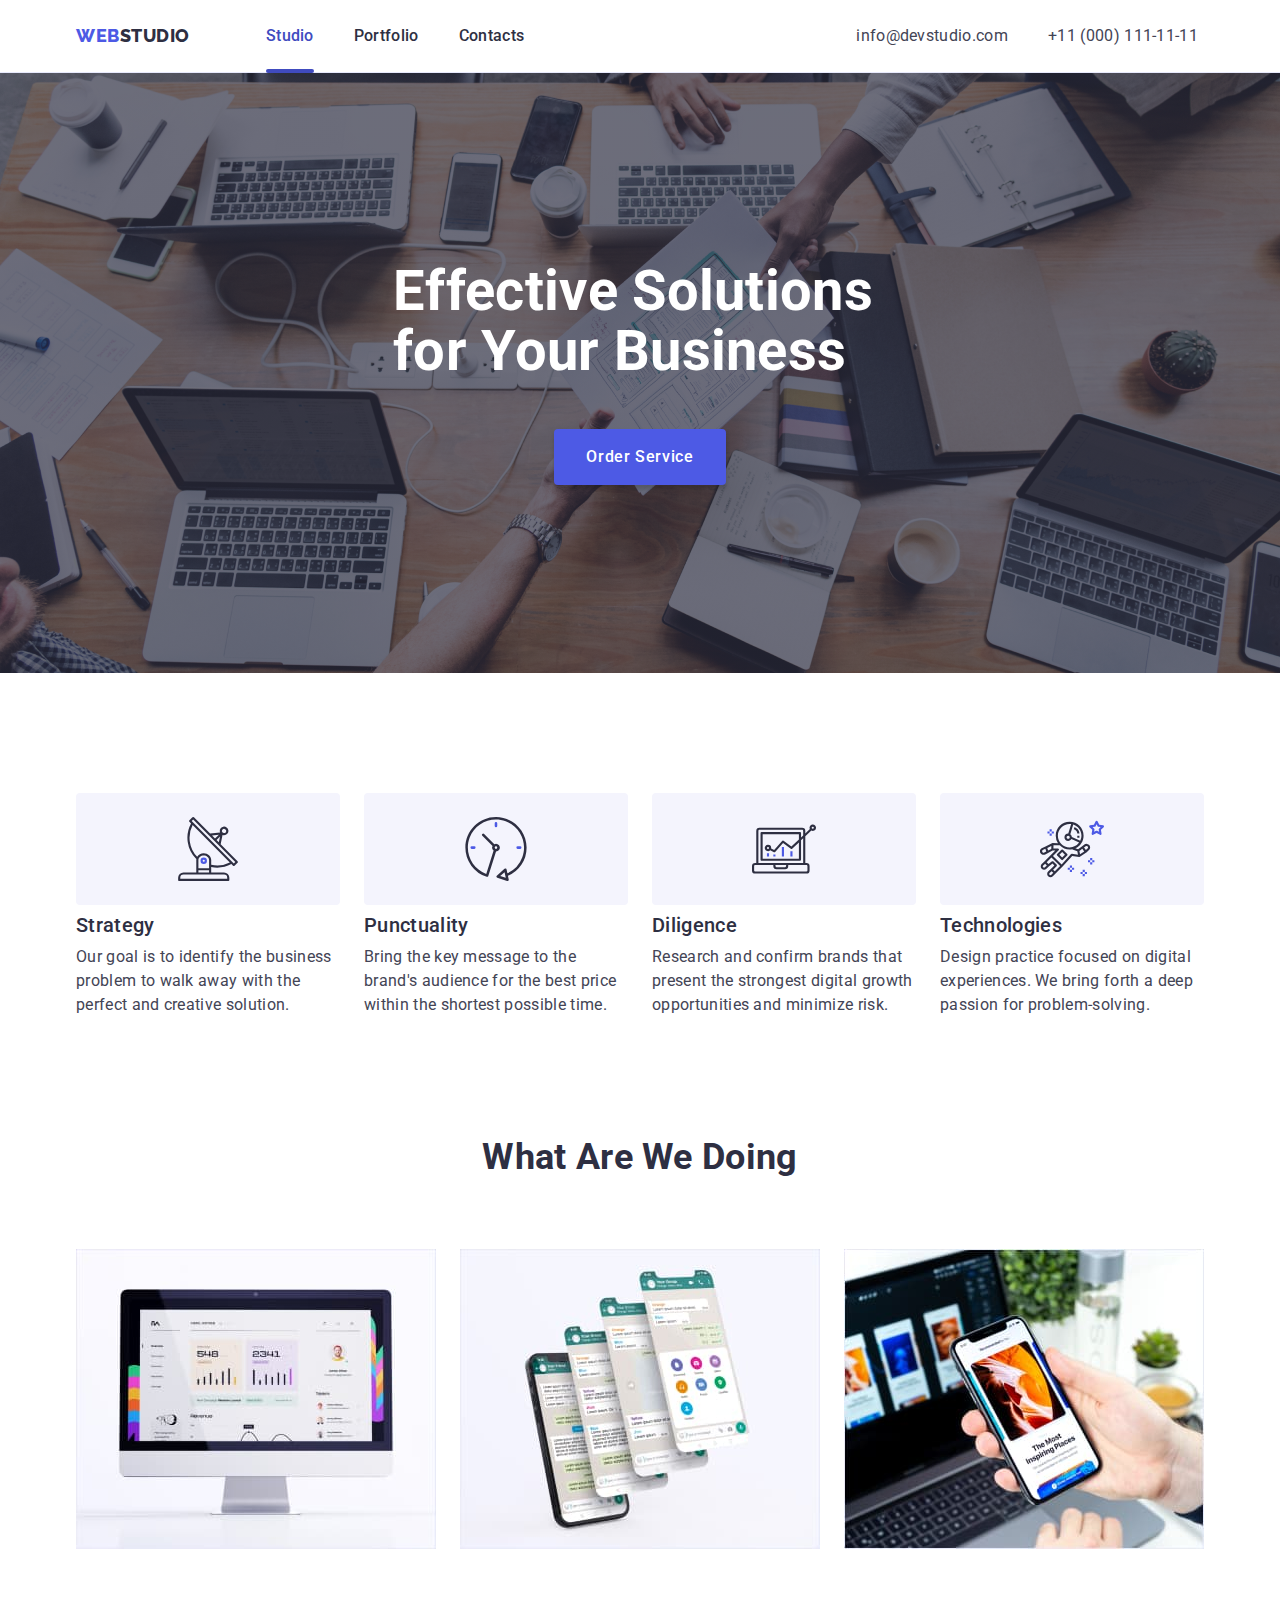
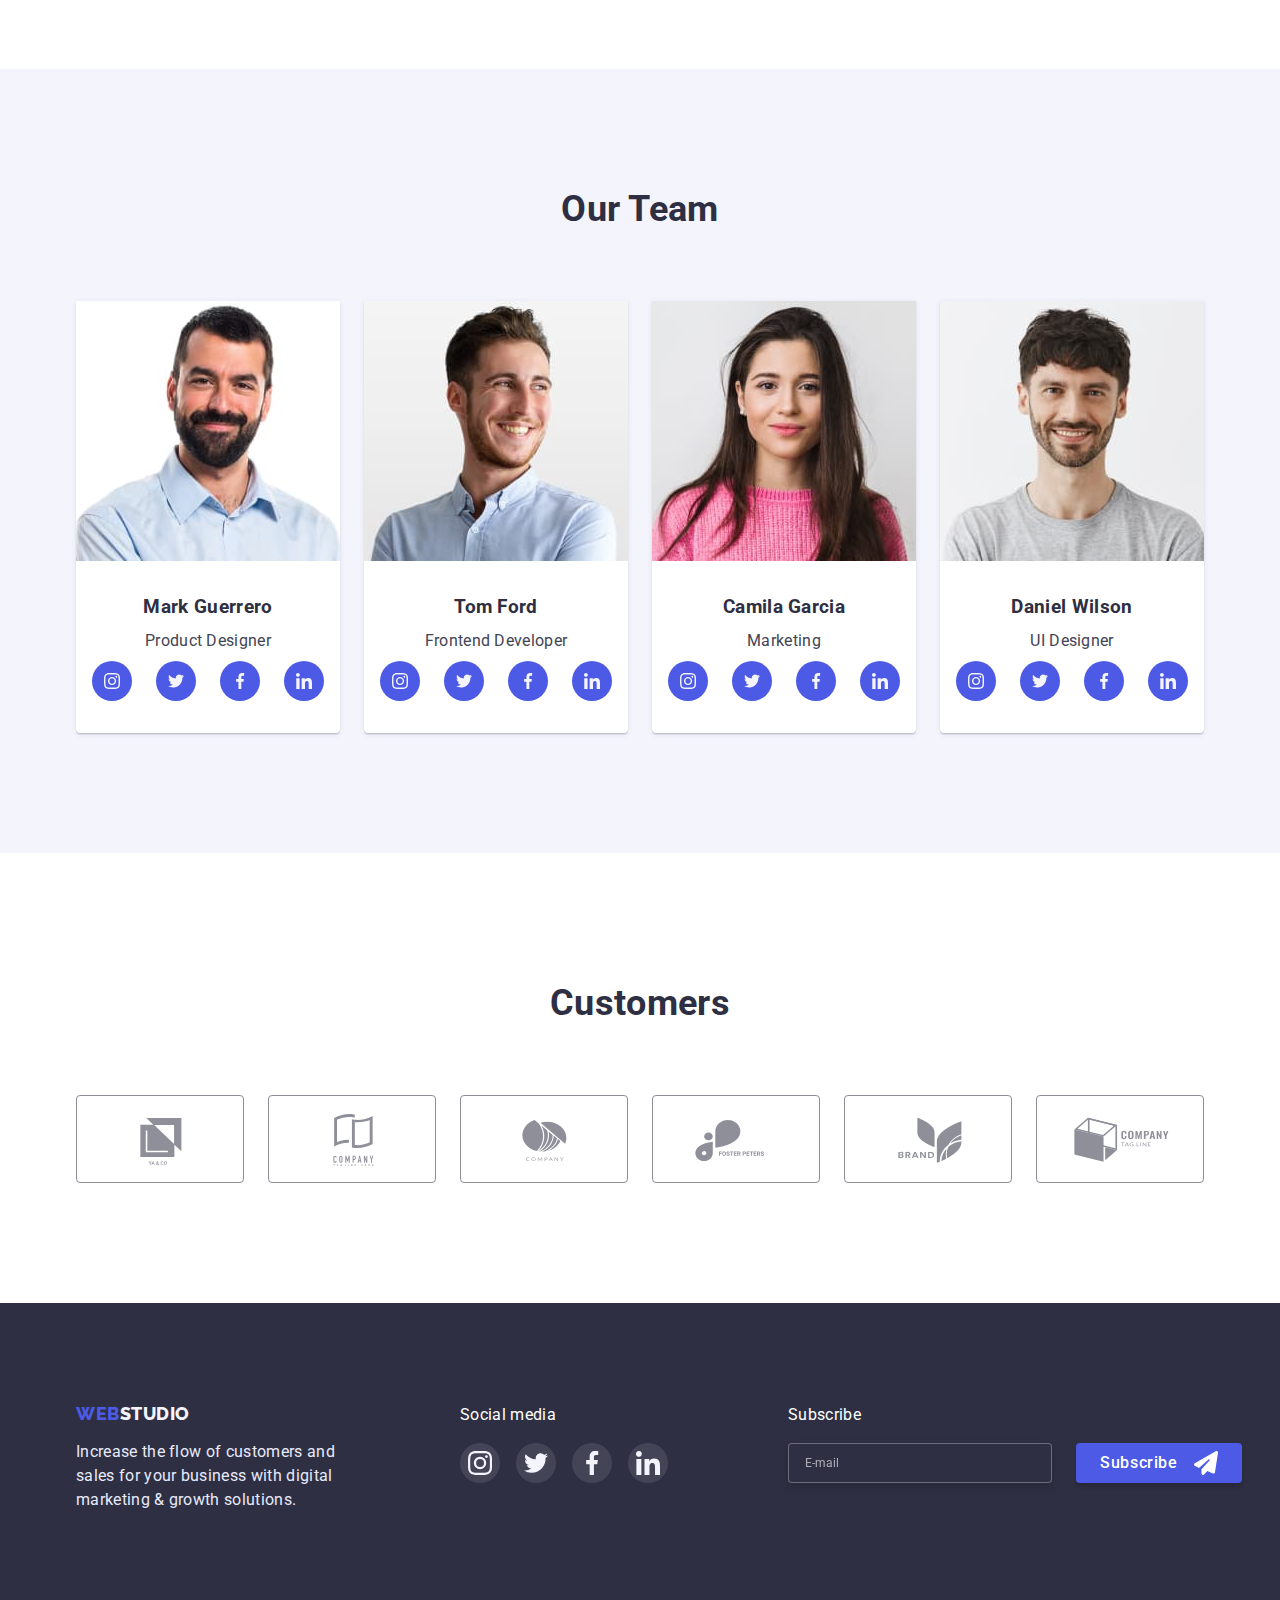
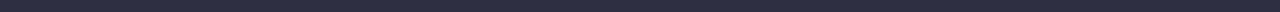
<file: index.html>
<!DOCTYPE html>
<html lang="en">
  <head>
    <meta charset="UTF-8" />
    <meta http-equiv="X-UA-Compatible" content="IE=edge" />
    <meta name="viewport" content="width=device-width, initial-scale=1.0" />
    <title>Web Studio</title>
    <!-- Fonst -->
    <link rel="preconnect" href="https://fonts.googleapis.com" />
    <link rel="preconnect" href="https://fonts.gstatic.com" crossorigin />
    <link
      href="https://fonts.googleapis.com/css2?family=Raleway:wght@800&family=Roboto:wght@400;500;700;900&display=swap"
      rel="stylesheet"
    />
    <link
      rel="stylesheet"
      href="https://cdn.jsdelivr.net/npm/modern-normalize@1.1.0/modern-normalize.min.css"
    />
    <!-- Custom styles -->
    <link rel="stylesheet" href="./css/styles.css" />
  </head>
  <body>
    <!-- Header section -->
    <header class="header section">
      <div class="header-container conteiner">
        <nav class="header-nav">
          <a class="header-logo link" href="./index.html">
            <span class="header-logo-span">Web</span>Studio
          </a>
          <ul class="header-list list">
            <li class="header-item">
              <a class="header-link link current" href="./index.html">Studio</a>
            </li>
            <li class="header-item">
              <a class="header-link link" href="./portfolio.html">Portfolio</a>
            </li>
            <li class="header-item">
              <a class="header-link link" href="#Contacts">Contacts</a>
            </li>
          </ul>
        </nav>
        <address class="header-address">
          <ul class="address-list list">
            <li class="address-item">
              <a class="header-mail link" href="mailto:info@devstudio.com"
                >info@devstudio.com</a
              >
            </li>
            <li class="address-item">
              <a class="header-contact link" href="tel:+110001111111"
                >+11 (000) 111-11-11</a
              >
            </li>
          </ul>
        </address>
      </div>
    </header>
    <main>
      <!-- Hero section -->
      <section class="hero section">
        <div class="hero-conteiner conteiner">
          <h1 class="hero-title">Effective Solutions for Your Business</h1>
          <button class="hero-button btn" type="button" data-modal-open>
            Order Service
          </button>
        </div>
      </section>
      <!-- Our Features -->
      <section class="features section">
        <div class="conteiner">
          <h2 class="visually-hidden" hidden>Our Features</h2>
          <ul class="features-list list">
            <li class="features-item">
              <div class="features-box-icon">
                <svg class="features-icon" width="64" height="64">
                  <use href="./img/icons.svg#antenna"></use>
                </svg>
              </div>
              <h3 class="features-title">Strategy</h3>
              <p class="features-desc">
                Our goal is to identify the business problem to walk away with
                the perfect and creative solution.
              </p>
            </li>
            <li class="features-item">
              <div class="features-box-icon">
                <svg class="features-icon" width="64" height="64">
                  <use href="./img/icons.svg#clock"></use>
                </svg>
              </div>
              <h3 class="features-title">Punctuality</h3>
              <p class="features-desc">
                Bring the key message to the brand's audience for the best price
                within the shortest possible time.
              </p>
            </li>
            <li class="features-item">
              <div class="features-box-icon">
                <svg class="features-icon" width="64" height="64">
                  <use href="./img/icons.svg#diagram"></use>
                </svg>
              </div>
              <h3 class="features-title">Diligence</h3>
              <p class="features-desc">
                Research and confirm brands that present the strongest digital
                growth opportunities and minimize risk.
              </p>
            </li>
            <li class="features-item">
              <div class="features-box-icon">
                <svg class="features-icon" width="64" height="64">
                  <use href="./img/icons.svg#astronaut"></use>
                </svg>
              </div>
              <h3 class="features-title">Technologies</h3>
              <p class="features-desc">
                Design practice focused on digital experiences. We bring forth a
                deep passion for problem-solving.
              </p>
            </li>
          </ul>
        </div>
      </section>
      <!-- What are we doing section -->
      <section class="do section">
        <div class="conteiner">
          <h2 class="do-title">What Are We Doing</h2>
          <ul class="do-list list">
            <li class="do-item">
              <img
                class="do-img"
                src="./img/what-are-we-doing/monitor.jpg"
                alt="Computer"
                width="360"
                height="300"
              />
            </li>
            <li class="do-item">
              <img
                class="do-img"
                src="./img/what-are-we-doing/smartphone-app.jpg"
                alt="Smartphone"
                width="360"
                height="300"
              />
            </li>
            <li class="do-item">
              <img
                class="do-img"
                src="./img/what-are-we-doing/smartphone-background-computer.jpg"
                alt="Phone on the background of the monitor"
                width="360"
                height="300"
              />
            </li>
          </ul>
        </div>
      </section>
      <!-- Our team section -->
      <section class="team section">
        <div class="conteiner">
          <h2 class="team-title">Our Team</h2>
          <ul class="team-list list">
            <li class="team-item">
              <img
                class="team-img"
                src="./img/our-team/mark-guerrero.jpg"
                alt="Dark haired bearded man"
                width="264"
                height="260"
              />
              <div class="team-wrapper">
                <h3 class="team-member">Mark Guerrero</h3>
                <p class="team-desc">Product Designer</p>
                <ul class="socials list">
                  <li class="socials-item">
                    <a
                      class="socials-link link"
                      href="https://instagram.com"
                      rel="noopener noreferree"
                      aria-label="Instagram link"
                      ><svg class="socials-icon" width="16" height="16">
                        <use href="./img/icons.svg#instagram"></use></svg
                    ></a>
                  </li>
                  <li class="socials-item">
                    <a class="socials-link" href aria-label="Twitter link"
                      ><svg class="socials-icon" width="16" height="16">
                        <use href="./img/icons.svg#twitter"></use></svg
                    ></a>
                  </li>
                  <li class="socials-item">
                    <a class="socials-link" href aria-label="Facebook link"
                      ><svg class="socials-icon" width="16" height="16">
                        <use href="./img/icons.svg#facebook"></use></svg
                    ></a>
                  </li>
                  <li class="socials-item">
                    <a class="socials-link" href aria-label="Linkedin link"
                      ><svg class="socials-icon" width="16" height="16">
                        <use href="./img/icons.svg#linkedin"></use></svg
                    ></a>
                  </li>
                </ul>
              </div>
            </li>
            <li class="team-item">
              <img
                class="team-img"
                src="./img/our-team/tom-ford.jpg"
                alt="Smiling blonde guy"
                width="264"
                height="260"
              />
              <div class="team-wrapper">
                <h3 class="team-member">Tom Ford</h3>
                <p class="team-desc">Frontend Developer</p>
                <ul class="socials list">
                  <li class="socials-item">
                    <a
                      class="socials-link link"
                      href="https://instagram.com"
                      rel="noopener noreferree"
                      aria-label="Instagram link"
                      ><svg class="socials-icon" width="16" height="16">
                        <use href="./img/icons.svg#instagram"></use></svg
                    ></a>
                  </li>
                  <li class="socials-item">
                    <a class="socials-link" href aria-label="Twitter link"
                      ><svg class="socials-icon" width="16" height="16">
                        <use href="./img/icons.svg#twitter"></use></svg
                    ></a>
                  </li>
                  <li class="socials-item">
                    <a class="socials-link" href aria-label="Facebook link"
                      ><svg class="socials-icon" width="16" height="16">
                        <use href="./img/icons.svg#facebook"></use></svg
                    ></a>
                  </li>
                  <li class="socials-item">
                    <a class="socials-link" href aria-label="Linkedin link"
                      ><svg class="socials-icon" width="16" height="16">
                        <use href="./img/icons.svg#linkedin"></use></svg
                    ></a>
                  </li>
                </ul>
              </div>
            </li>
            <li class="team-item">
              <img
                class="team-img"
                src="./img/our-team/camila-garcia.jpg"
                alt="Girl with dark hair in a pink blouse"
                width="264"
                height="260"
              />
              <div class="team-wrapper">
                <h3 class="team-member">Camila Garcia</h3>
                <p class="team-desc">Marketing</p>
                <ul class="socials list">
                  <li class="socials-item">
                    <a
                      class="socials-link link"
                      href="https://instagram.com"
                      rel="noopener noreferree"
                      aria-label="Instagram link"
                      ><svg class="socials-icon" width="16" height="16">
                        <use href="./img/icons.svg#instagram"></use></svg
                    ></a>
                  </li>
                  <li class="socials-item">
                    <a class="socials-link" href aria-label="Twitter link"
                      ><svg class="socials-icon" width="16" height="16">
                        <use href="./img/icons.svg#twitter"></use></svg
                    ></a>
                  </li>
                  <li class="socials-item">
                    <a class="socials-link" href aria-label="Facebook link"
                      ><svg class="socials-icon" width="16" height="16">
                        <use href="./img/icons.svg#facebook"></use></svg
                    ></a>
                  </li>
                  <li class="socials-item">
                    <a class="socials-link" href aria-label="Linkedin link"
                      ><svg class="socials-icon" width="16" height="16">
                        <use href="./img/icons.svg#linkedin"></use></svg
                    ></a>
                  </li>
                </ul>
              </div>
            </li>
            <li class="team-item">
              <img
                class="team-img"
                src="./img/our-team/daniel-wilson.jpg"
                alt="Smiling guy with dark hair"
                width="264"
                height="260"
              />
              <div class="team-wrapper">
                <h3 class="team-member">Daniel Wilson</h3>
                <p class="team-desc">UI Designer</p>
                <ul class="socials list">
                  <li class="socials-item">
                    <a
                      class="socials-link link"
                      href="https://instagram.com"
                      rel="noopener noreferree"
                      aria-label="Instagram link"
                      ><svg class="socials-icon" width="16" height="16">
                        <use href="./img/icons.svg#instagram"></use></svg
                    ></a>
                  </li>
                  <li class="socials-item">
                    <a class="socials-link" href aria-label="Twitter link"
                      ><svg class="socials-icon" width="16" height="16">
                        <use href="./img/icons.svg#twitter"></use></svg
                    ></a>
                  </li>
                  <li class="socials-item">
                    <a class="socials-link" href aria-label="Facebook link"
                      ><svg class="socials-icon" width="16" height="16">
                        <use href="./img/icons.svg#facebook"></use></svg
                    ></a>
                  </li>
                  <li class="socials-item">
                    <a class="socials-link" href aria-label="Linkedin link"
                      ><svg class="socials-icon" width="16" height="16">
                        <use href="./img/icons.svg#linkedin"></use></svg
                    ></a>
                  </li>
                </ul>
              </div>
            </li>
          </ul>
        </div>
      </section>
      <!-- Customers -->
      <section class="customers section">
        <div class="conteiner">
          <h2 class="customers-title">Customers</h2>
          <ul class="customers-list list">
            <li class="customers-item">
              <a class="customers-link link" href="">
                <svg class="customers-logo" width="104" height="56">
                  <use href="./img/icons.svg#logo1"></use>
                </svg>
              </a>
            </li>
            <li class="customers-item">
              <a class="customers-link link" href=""
                ><svg class="customers-logo" width="104" height="56">
                  <use href="./img/icons.svg#logo2"></use></svg
              ></a>
            </li>
            <li class="customers-item">
              <a class="customers-link link" href=""
                ><svg class="customers-logo" width="104" height="56">
                  <use href="./img/icons.svg#logo3"></use></svg
              ></a>
            </li>
            <li class="customers-item">
              <a class="customers-link link" href=""
                ><svg class="customers-logo" width="104" height="56">
                  <use href="./img/icons.svg#logo4"></use></svg
              ></a>
            </li>
            <li class="customers-item">
              <a class="customers-link link" href=""
                ><svg class="customers-logo" width="104" height="56">
                  <use href="./img/icons.svg#logo5"></use></svg
              ></a>
            </li>
            <li class="customers-item">
              <a class="customers-link link" href=""
                ><svg class="customers-logo" width="104" height="56">
                  <use href="./img/icons.svg#logo6"></use></svg
              ></a>
            </li>
          </ul>
        </div>
      </section>
    </main>
    <!-- Footer section -->
    <footer class="footer">
      <div class="footer-conteiner conteiner">
        <div class="footer-left-side">
          <a class="footer-logo link" href="./index.html">
            <span class="footer-logo-span">Web</span>Studio
          </a>
          <p class="footer-desc">
            Increase the flow of customers and sales for your business with
            digital marketing & growth solutions.
          </p>
        </div>
        <div class="footer-center-side">
          <p class="footer-social-desc">Social media</p>
          <ul class="footer-socials list">
            <li class="footer-socials-item">
              <a
                class="footer-socials-link link"
                href="https://instagram.com"
                rel="noopener noreferree"
                aria-label="Instagram link"
                ><svg class="footer-socials-icon" width="24" height="24">
                  <use href="./img/icons.svg#instagram"></use></svg
              ></a>
            </li>
            <li class="footer-socials-item">
              <a class="footer-socials-link" href aria-label="Twitter link"
                ><svg class="footer-socials-icon" width="24" height="24">
                  <use href="./img/icons.svg#twitter"></use></svg
              ></a>
            </li>
            <li class="footer-socials-item">
              <a class="footer-socials-link" href aria-label="Facebook link"
                ><svg class="footer-socials-icon" width="24" height="24">
                  <use href="./img/icons.svg#facebook"></use></svg
              ></a>
            </li>
            <li class="footer-socials-item">
              <a class="footer-socials-link" href aria-label="Linkedin link"
                ><svg class="footer-socials-icon" width="24" height="24">
                  <use href="./img/icons.svg#linkedin"></use></svg
              ></a>
            </li>
          </ul>
        </div>
        <div class="footer-right-side">
          <p class="footer-social-desc">Subscribe</p>
          <form class="subscribe-form" name="subscribe_form" autocomplete="off">
            <div class="subscribe-wrapper">
              <label class="subscribe-field">
                <input
                  class="subscribe-input"
                  type="email"
                  name="user_email"
                  placeholder="E-mail"
                />
              </label>
            </div>
            <div class="footer-btn-wrapper">
              <button class="subscribe-btn btn" type="submit">
                Subscribe
                <svg class="footer-icon-airplane" width="24" height="24">
                  <use href="./img/icons.svg#icon-airplane"></use>
                </svg>
              </button>
            </div>
          </form>
        </div>
      </div>
    </footer>
    <!-- Modal Window -->
    <div class="backdrop is-hidden" data-modal>
      <div class="modal">
        <button class="modal-btn" type="button" data-modal-close>
          <svg class="modal-icon" width="14" height="14">
            <use href="./img/icons.svg#close"></use>
          </svg>
        </button>
        <strong class="modal-title"
          >Leave your contacts and we will call you back</strong
        >
        <form class="modal-form" name="modal_form">
          <!-- Name field -->
          <label class="modal-form-label" for="user_name">Name</label>
          <div class="modal-form-group">
            <input
              class="modal-form-field"
              type="text"
              id="user_name"
              required
            />
            <svg class="modal-form-icon" width="15 " height="15">
              <use href="./img/icons.svg#icon-user"></use>
            </svg>
          </div>

          <!-- Phone field -->
          <label class="modal-form-label" for="user_phone">Phone</label>
          <div class="modal-form-group">
            <input
              class="modal-form-field"
              type="tel"
              id="user_phone"
              required
            />
            <svg class="modal-form-icon" width="15" height="15">
              <use href="./img/icons.svg#icon-phone"></use>
            </svg>
          </div>

          <!-- Email field -->
          <label class="modal-form-label" for="user_email">Email</label>
          <div class="modal-form-group">
            <input
              class="modal-form-field"
              type="email"
              id="user_email"
              required
            />
            <svg class="modal-form-icon" width="17 " height="14">
              <use href="./img/icons.svg#icon-mail"></use>
            </svg>
          </div>

          <!-- Comment field -->
          <label class="modal-form-label" for="user_comment">Comment</label>
          <textarea
            class="modal-form-comment"
            name="user_comment"
            id="user_comment"
            rows="6"
            placeholder="Text input"
          ></textarea>

          <!-- Agreement field -->
          <div class="modal-agreement-group">
            <input
              class="modal-form-checkbox"
              type="checkbox"
              name="user_agreement"
              id="user_check"
              required
            />
            <label class="modal-form-agreement" for="user_check"
              >I accept the terms and conditions of the
              <a class="modal-form-link" href="" target="_blank"
                >Privacy Policy</a
              >
            </label>
          </div>
          <button class="modal-form-btn btn" type="submit">Send</button>
        </form>
      </div>
    </div>
    <script src="./js/modal.js"></script>
  </body>
</html>
</file>
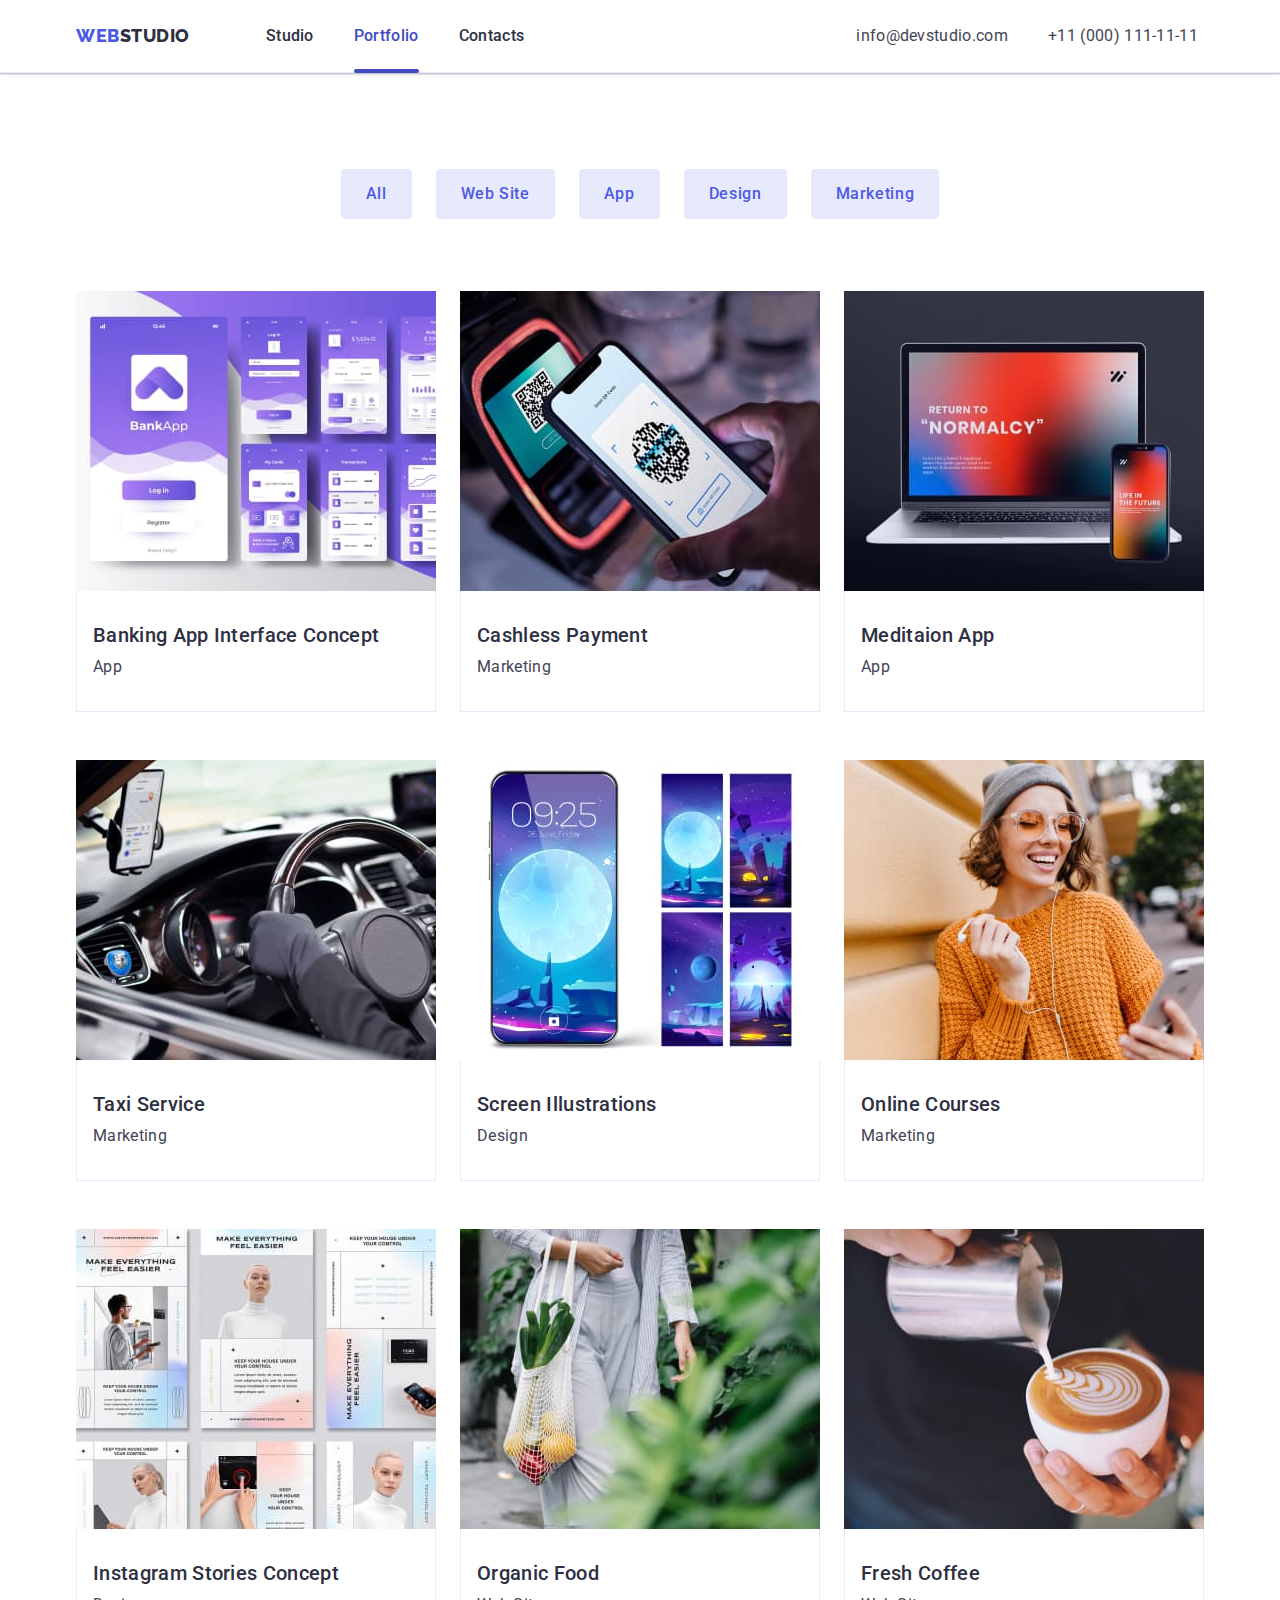
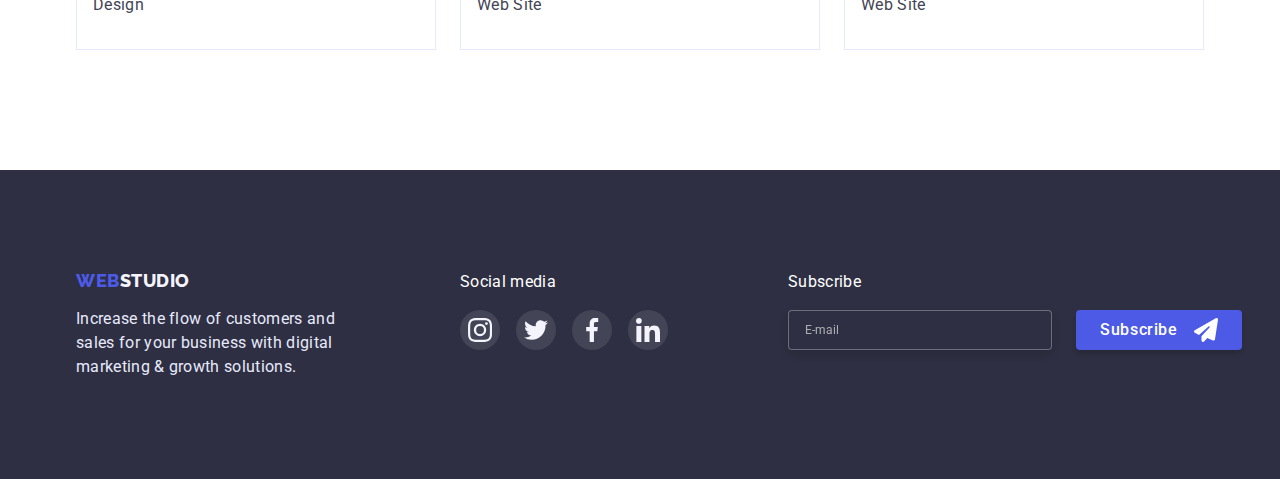
<file: portfolio.html>
<!DOCTYPE html>
<html lang="en">
  <head>
    <meta charset="UTF-8" />
    <meta http-equiv="X-UA-Compatible" content="IE=edge" />
    <meta name="viewport" content="width=device-width, initial-scale=1.0" />
    <title>Portfolio</title>
    <!-- Fonst -->
    <link rel="preconnect" href="https://fonts.googleapis.com" />
    <link rel="preconnect" href="https://fonts.gstatic.com" crossorigin />
    <link
      href="https://fonts.googleapis.com/css2?family=Raleway:wght@800&family=Roboto:wght@400;500;700;900&display=swap"
      rel="stylesheet"
    />
    <link
      rel="stylesheet"
      href="https://cdn.jsdelivr.net/npm/modern-normalize@1.1.0/modern-normalize.min.css"
    />
    <!-- Custom styles -->
    <link rel="stylesheet" href="./css/styles.css" />
  </head>
  <body>
    <!-- Header section -->
    <header class="header">
      <div class="header-container conteiner">
        <nav class="header-nav">
          <a class="header-logo link" href="./index.html">
            <span class="header-logo-span">Web</span>Studio
          </a>
          <ul class="header-list list">
            <li class="header-item">
              <a class="header-link link" href="./index.html">Studio</a>
            </li>
            <li class="header-item">
              <a class="header-link link current" href="./portfolio.html"
                >Portfolio</a
              >
            </li>
            <li class="header-item">
              <a class="header-link link" href="#Contacts">Contacts</a>
            </li>
          </ul>
        </nav>
        <address class="header-address">
          <ul class="address-list list">
            <li class="address-item">
              <a class="header-mail link" href="mailto:info@devstudio.com"
                >info@devstudio.com</a
              >
            </li>
            <li class="address-item">
              <a class="header-contact link" href="tel:+110001111111"
                >+11 (000) 111-11-11</a
              >
            </li>
          </ul>
        </address>
      </div>
    </header>
    <main>
      <!-- Filters section -->
      <section class="filters section">
        <div class="conteiner">
          <h1 class="visually-hidden" hidden>Filters</h1>
          <ul class="filters-list list">
            <li class="filters-item">
              <button class="filters-button" type="button">All</button>
            </li>
            <li class="filters-item">
              <button class="filters-button" type="button">Web Site</button>
            </li>
            <li class="filters-item">
              <button class="filters-button" type="button">App</button>
            </li>
            <li class="filters-item">
              <button class="filters-button" type="button">Design</button>
            </li>
            <li class="filters-item">
              <button class="filters-button" type="button">Marketing</button>
            </li>
          </ul>
          <ul class="project-list list">
            <li class="project-item link">
              <a href="" class="project-link link">
                <div class="portfolio-thumb">
                  <img
                    class="project-img"
                    src="./img/project-row-1/bank-app.jpg"
                    alt="Banking App"
                    width="360"
                    height="300"
                  />
                  <div class="portfolio-text">
                    <p class="portfolio-desk">
                      14 Stylish and User-Friendly App Design Concepts · Task
                      Manager App · Calorie Tracker App · Exotic Fruit Ecommerce
                      App · Cloud Storage App
                    </p>
                  </div>
                </div>
                <div class="project-text">
                  <h2 class="project-title">Banking App Interface Concept</h2>
                  <p class="project-desc">App</p>
                </div>
              </a>
            </li>
            <li class="project-item link">
              <a href="" class="project-link link">
                <div class="portfolio-thumb">
                  <img
                    class="project-img"
                    src="./img/project-row-1/qr-code.jpg"
                    alt="QR code and
            smartphone"
                    width="360"
                    height="300"
                  />
                  <div class="portfolio-text">
                    <p class="portfolio-desk">
                      14 Stylish and User-Friendly App Design Concepts · Task
                      Manager App · Calorie Tracker App · Exotic Fruit Ecommerce
                      App · Cloud Storage App
                    </p>
                  </div>
                </div>
                <div class="project-text">
                  <h2 class="project-title">Cashless Payment</h2>
                  <p class="project-desc">Marketing</p>
                </div>
              </a>
            </li>
            <li class="project-item link">
              <a href="" class="project-link link">
                <div class="portfolio-thumb">
                  <img
                    class="project-img"
                    src="./img/project-row-1/computer-and-smartphone.jpg"
                    alt="Computer and
            smartphone"
                    width="360"
                    height="300"
                  />
                  <div class="portfolio-text">
                    <p class="portfolio-desk">
                      14 Stylish and User-Friendly App Design Concepts · Task
                      Manager App · Calorie Tracker App · Exotic Fruit Ecommerce
                      App · Cloud Storage App
                    </p>
                  </div>
                </div>
                <div class="project-text">
                  <h2 class="project-title">Meditaion App</h2>
                  <p class="project-desc">App</p>
                </div>
              </a>
            </li>
            <li class="project-item link">
              <a href="" class="project-link link">
                <div class="portfolio-thumb">
                  <img
                    class="project-img"
                    src="./img/project-row-2/app-for-drivers.jpg"
                    alt="App for drivers"
                    width="360"
                    height="300"
                  />
                  <div class="portfolio-text">
                    <p class="portfolio-desk">
                      14 Stylish and User-Friendly App Design Concepts · Task
                      Manager App · Calorie Tracker App · Exotic Fruit Ecommerce
                      App · Cloud Storage App
                    </p>
                  </div>
                </div>
                <div class="project-text">
                  <h2 class="project-title">Taxi Service</h2>
                  <p class="project-desc">Marketing</p>
                </div>
              </a>
            </li>
            <li class="project-item link">
              <a href="" class="project-link link">
                <div class="portfolio-thumb">
                  <img
                    class="project-img"
                    src="./img/project-row-2/phone-wallpaper.jpg"
                    alt="Phone wallpaper"
                    width="360"
                    height="300"
                  />
                  <div class="portfolio-text">
                    <p class="portfolio-desk">
                      14 Stylish and User-Friendly App Design Concepts · Task
                      Manager App · Calorie Tracker App · Exotic Fruit Ecommerce
                      App · Cloud Storage App
                    </p>
                  </div>
                </div>
                <div class="project-text">
                  <h2 class="project-title">Screen Illustrations</h2>
                  <p class="project-desc">Design</p>
                </div>
              </a>
            </li>
            <li class="project-item ;link">
              <a href="" class="project-link link">
                <div class="portfolio-thumb">
                  <img
                    class="project-img"
                    src="./img/project-row-2/girl-in-headphones.jpg"
                    alt="Girl listening to
            music"
                    width="360"
                    height="300"
                  />
                  <div class="portfolio-text">
                    <p class="portfolio-desk">
                      14 Stylish and User-Friendly App Design Concepts · Task
                      Manager App · Calorie Tracker App · Exotic Fruit Ecommerce
                      App · Cloud Storage App
                    </p>
                  </div>
                </div>
                <div class="project-text">
                  <h2 class="project-title">Online Courses</h2>
                  <p class="project-desc">Marketing</p>
                </div>
              </a>
            </li>
            <li class="project-item link">
              <a href="" class="project-link link">
                <div class="portfolio-thumb">
                  <img
                    class="project-img"
                    src="./img/project-row-3/instagram-foto.jpg"
                    alt="Instagram foto"
                    width="360"
                    height="300"
                  />
                  <div class="portfolio-text">
                    <p class="portfolio-desk">
                      14 Stylish and User-Friendly App Design Concepts · Task
                      Manager App · Calorie Tracker App · Exotic Fruit Ecommerce
                      App · Cloud Storage App
                    </p>
                  </div>
                </div>
                <div class="project-text">
                  <h2 class="project-title">Instagram Stories Concept</h2>
                  <p class="project-desc">Design</p>
                </div>
              </a>
            </li>
            <li class="project-item link">
              <a href="" class="project-link link">
                <div class="portfolio-thumb">
                  <img
                    class="project-img"
                    src="./img/project-row-3/products.jpg"
                    alt="Products in a bag"
                    width="360"
                    height="300"
                  />
                  <div class="portfolio-text">
                    <p class="portfolio-desk">
                      14 Stylish and User-Friendly App Design Concepts · Task
                      Manager App · Calorie Tracker App · Exotic Fruit Ecommerce
                      App · Cloud Storage App
                    </p>
                  </div>
                </div>
                <div class="project-text">
                  <h2 class="project-title">Organic Food</h2>
                  <p class="project-desc">Web Site</p>
                </div>
              </a>
            </li>
            <li class="project-item link">
              <a href="" class="project-link link">
                <div class="portfolio-thumb">
                  <img
                    class="project-img"
                    src="./img/project-row-3/coffee.jpg"
                    alt="Coffee"
                    width="360"
                    height="300"
                  />
                  <div class="portfolio-text">
                    <p class="portfolio-desk">
                      14 Stylish and User-Friendly App Design Concepts · Task
                      Manager App · Calorie Tracker App · Exotic Fruit Ecommerce
                      App · Cloud Storage App
                    </p>
                  </div>
                </div>
                <div class="project-text">
                  <h2 class="project-title">Fresh Coffee</h2>
                  <p class="project-desc">Web Site</p>
                </div>
              </a>
            </li>
          </ul>
        </div>
      </section>
    </main>
    <!-- Footer section -->
    <footer class="footer">
      <div class="footer-conteiner conteiner">
        <div class="footer-left-side">
          <a class="footer-logo link" href="./index.html">
            <span class="footer-logo-span">Web</span>Studio
          </a>
          <p class="footer-desc">
            Increase the flow of customers and sales for your business with
            digital marketing & growth solutions.
          </p>
        </div>
        <div class="footer-center-side">
          <p class="footer-social-desc">Social media</p>
          <ul class="footer-socials list">
            <li class="footer-socials-item">
              <a
                class="footer-socials-link link"
                href="https://instagram.com"
                rel="noopener noreferree"
                aria-label="Instagram link"
                ><svg class="footer-socials-icon" width="24" height="24">
                  <use href="./img/icons.svg#instagram"></use></svg
              ></a>
            </li>
            <li class="footer-socials-item">
              <a class="footer-socials-link" href aria-label="Twitter link"
                ><svg class="footer-socials-icon" width="24" height="24">
                  <use href="./img/icons.svg#twitter"></use></svg
              ></a>
            </li>
            <li class="footer-socials-item">
              <a class="footer-socials-link" href aria-label="Facebook link"
                ><svg class="footer-socials-icon" width="24" height="24">
                  <use href="./img/icons.svg#facebook"></use></svg
              ></a>
            </li>
            <li class="footer-socials-item">
              <a class="footer-socials-link" href aria-label="Linkedin link"
                ><svg class="footer-socials-icon" width="24" height="24">
                  <use href="./img/icons.svg#linkedin"></use></svg
              ></a>
            </li>
          </ul>
        </div>
        <div class="footer-right-side">
          <p class="footer-social-desc">Subscribe</p>
          <form class="subscribe-form" name="subscribe_form" autocomplete="off">
            <div class="subscribe-wrapper">
              <label class="subscribe-field">
                <input
                  class="subscribe-input"
                  type="email"
                  name="user_email"
                  placeholder="E-mail"
                />
              </label>
            </div>
            <div class="footer-btn-wrapper">
              <button class="subscribe-btn btn" type="submit">
                Subscribe
                <svg class="footer-icon-airplane" width="24" height="24">
                  <use href="./img/icons.svg#icon-airplane"></use>
                </svg>
              </button>
            </div>
          </form>
        </div>
      </div>
    </footer>
  </body>
</html>
</file>
<file: css/styles.css>
:root {
    --color-iris: #4d5ae5;
    --color-ocean: #404bbf;
    --color-navy-blue: #2e2f42;
    --color-green: #31d0aa;
    --color-slate: #434455;
    --color-light-slate: #8e8f99;
    --color-cornflower: #e7e9fc;
    --color-cloud: #f4f4fd;
    --color-navy-blue-modal: #2e2f42;
    --color-grey: #2e2f42;
    --color-white: #ffffff;

    --trns-fast: 250ms cubic-bezier(0.4, 0, 0.2, 1);
}

body {
    font-family: "Roboto", sans-serif;
    font-size: 16px;
    line-height: calc(24 / 16);
    letter-spacing: 0.02em;
    color: var(--color-slate);
}

visually-hidden {
    position: absolute;
    width: 1px;
    height: 1px;
    margin: -1px;
    border: 0;
    padding: 0;

    white-space: nowrap;
    clip-path: inset(100%);
    clip: rect(0 0 0 0);
    overflow: hidden;
}

* {
    margin: 0px;
    padding: 0px;
}

img {
    display: block;
    max-width: 100%;
    height: auto;
}

.list {
    list-style: none;
}

.link {
    text-decoration: none;
}

.conteiner {
    width: 1158px;
    margin: 0px auto;
    padding: 0px 15px;
}

.btn {
    font-family: inherit;
    font-weight: 500;
    font-size: 16px;
    line-height: calc(24 / 16);
    letter-spacing: 0.04em;
    
    color: var(--color-white);
    background-color: var(--color-iris);
    cursor: pointer;
    border: none;
    border-radius: 4px;
    box-shadow: 0px 4px 4px rgba(0, 0, 0, 0.15);
    
    transition: background-color var(--trns-fast);
}

.btn:hover,
.btn:focus {
    background-color: var(--color-ocean);
}

.section {}
/* Header section */

.header {

    padding-top: 24px;
    padding-bottom: 24px;

    background-color: var(--color-white);
    border-bottom: 1px solid #E7E9FC;
    box-shadow: 0px 2px 1px rgba(46, 47, 66, 0.08), 0px 1px 1px rgba(46, 47, 66, 0.16), 0px 1px 6px rgba(46, 47, 66, 0.08);
}

.header-container {
    display: flex;

}

.header-nav {
    display: flex;

    margin-right: 332px;
}

.header-list {
    display: flex;
    gap: 40px;
    
}

.header-item {}

.header-logo {
    margin-right: 76px;

    font-family: "Raleway";
    font-weight: 800;
    font-size: 18px;
    line-height: calc(24 / 18);
    letter-spacing: 0.03em;
    
    text-transform: uppercase;
    color: var(--color-navy-blue);
}

.header-logo-span {
    text-transform: uppercase;
    color: var(--color-iris);
}

.header-link {  
    position: relative;

    padding: 24px 0 28px 0;

    font-weight: 500;
    color: var(--color-navy-blue);

    transition: color var(--trns-fast);

}

.header-link:hover,
.header-link:focus {
    color: var(--color-ocean);
}

.header-link.current::after {
    content: '';
    position: absolute;
    bottom: 0;

    display: block;
    width: 100%;
    height: 4px;
    border-radius: 4px;
    background-color: var(--color-ocean);
}

.current {
    color: var(--color-ocean);
}

.header-address{
    
    font-style: normal;
}

.address-list{
    display: flex;
    gap: 40px;
}

.address-item {}

.header-mail,
.header-contact {
    color: var(--color-slate);
    padding: 24px 0 28px 0;

    transition: color var(--trns-fast);
}

.header-contact:hover,
.header-contact:focus,
.header-mail:hover,
.header-mail:focus {
    color: var(--color-ocean);
}

/* Hero section */
.hero {
    max-width: 1440px;
    margin: 0px auto;

    padding: 188px 0px;

    background-color: var(--color-navy-blue);
    background-image: linear-gradient(rgba(46, 47, 66, 0.7), rgba(46, 47, 66, 0.7)), url(../img/hero/people-office.jpg);
    background-repeat: no-repeat;
    background-position: center;
}

.hero-conteiner {
}

.hero-title {
    margin: 0px auto;
    margin-bottom: 48px;

    width: 494px;

    font-weight: 700;
    font-size: 56px;
    line-height: calc(60 / 56);
    
    color: var(--color-white);
    
}

.hero-button {
    padding: 16px 32px;

    display: block;
    margin: 0px auto;

    font-family: inherit;
    font-weight: 500;
    font-size: 16px;
    line-height: calc(24 / 16);
    letter-spacing: 0.04em;
    
    color: var(--color-white);
    background-color: var(--color-iris);
    cursor: pointer;
    border: none;
    border-radius: 4px;
    box-shadow: 0px 4px 4px rgba(0, 0, 0, 0.15);

    transition: background-color var(--trns-fast);
}

.hero-button:hover,
.hero-button:focus {
background-color: var(--color-ocean);
}

/* Our Feutures */
.features {
    padding-top: 120px;
    padding-bottom: 120px;
}

.features-list {
    display: flex;
    justify-content: center;
    gap: 24px;

}

.features-item {}

.features-box-icon{
    display: flex;
    align-items: center;
    justify-content: center;
    width: 264px;
    height: 112px;

    margin-bottom: 8px;

    background-color: var(--color-cloud);
    border-radius: 4px;

    transition: box-shadow var(--trns-fast);
}

.features-box-icon:hover {
    box-shadow: 0px 4px 4px rgba(0, 0, 0, 0.25);
}

.features-icon{}

.features-title {
    margin-bottom: 8px;

    font-weight: 500;
    font-size: 20px;
    line-height: calc(24 / 20);
    
    color: var(--color-navy-blue);
}

.features-desc {}

/* What are we doing */
.do {
    margin: 0px;
    padding-bottom: 120px;
}

.section {}

.do-title {
    margin-bottom: 72px;

    font-weight: 700;
    font-size: 36px;
    line-height: calc(40 / 36);

    color: var(--color-navy-blue);

    text-align: center;
}

.do-list {
    display: flex;
    gap: 24px;
}

.do-item {}

.do-img {}

/*  Our team section */
.team {
    padding: 120px 0px;
    background-color: var(--color-cloud);
}

.section {}

.team-title {
    margin-bottom: 72px;

    font-weight: 700;
    font-size: 36px;
    line-height: calc(40 / 36);

    color: var(--color-navy-blue);

    text-align: center;
}

.team-list {
    display: flex;
    gap: 24px;
}

.team-item {
    box-shadow: 0px 1px 6px rgba(46, 47, 66, 0.08), 0px 1px 1px rgba(46, 47, 66, 0.16), 0px 2px 1px rgba(46, 47, 66, 0.08);
    border-radius: 0px 0px 4px 4px;
    background-color: var(--color-white);
}

.team-img {}

.team-wrapper {
    display: flex;
    flex-direction: column;

    padding: 32px 16px;

}

.team-member {
    margin-bottom: 8px;

    color: var(--color-navy-blue);

    text-align: center;
}

.team-desc {
    margin-bottom: 8px;

    color: var(--color-slate);

    text-align: center;
}

.socials {
    display: flex;
    align-items: center;
    justify-content: center;
    gap: 24px;
}

.socials-item {}

.socials-link {
    display: flex;
    align-items: center;
    justify-content: center;

    width: 40px;
    height: 40px;
    background-color: var(--color-iris);
    border-radius: 50%;
    color: var(--color-cloud);

    transition: background-color var(--trns-fast);
}

.socials-link:hover,
.socials-link:focus {
background-color: var(--color-ocean);
}

.socials-icon {
    fill: currentColor;
}

/* Customers */
.customers {
    padding-top: 130px;
    padding-bottom: 120px;
}

.customers-title {
    font-weight: 700;
    font-size: 36px;
    line-height: calc(40 / 36);

    margin-bottom: 72px;

    color: var(--color-navy-blue);

    text-align: center;
}

.customers-list {
    display: flex;
    align-items: center;
    justify-content: center;
    gap: 24px;
}

.customers-item {}

.customers-link {
    display: flex;
    justify-content: center;
    align-items: center;
    color: var(--color-light-slate);
    width: 168px;
    height: 88px;
    border: 1px solid var(--color-light-slate);
    border-radius: 4px;

    transition: color var(--trns-fast), border-color var(--trns-fast);
}

.customers-link:hover,
.customers-link:focus {
    color: var(--color-ocean);
    border: 1px solid var(--color-ocean);
}

.customers-logo {
    fill: currentColor;
}

/* Footer section */
.footer {
    padding: 100px 0px;

    min-width: 310px;
    background-color: var(--color-navy-blue);
}

.footer-conteiner {
    display: flex;
    gap: 120px;
}

.footer-left-side {}

.footer-logo {
    display: block;
    margin-bottom: 16px;

    font-family: "Raleway";
    font-weight: 800;
    font-size: 18px;
    line-height: calc(21 /18);    
    letter-spacing: 0.03em;

    text-transform: uppercase;
    color: var(--color-cloud);
}

.footer-logo-span {
    font-family: "Raleway";
    font-weight: 800;
    font-size: 18px;
    line-height: calc(21 /18);
    letter-spacing: 0.03em;

    text-transform: uppercase;
    color: var(--color-iris);
}

.footer-desc {
    width: 264px;
    color: var(--color-cornflower);
}

.footer-center-side {}

.footer-social-desc {
    margin-bottom: 16px;

    color: var(--color-white);
}

.footer-socials {
    display: flex;
    align-items: center;
    justify-content: center;
    gap: 16px;
}

.footer-socials-item {}

.footer-socials-link {
    display: flex;
    align-items: center;
    justify-content: center;

    width: 40px;
    height: 40px;

    background-color: rgba(255, 255, 255, 0.1);
    border-radius: 50%;
    color: var(--color-cloud);

    transition: background-color var(--trns-fast);
}

.footer-socials-link:hover,
.footer-socials-link:focus {
    background-color: var(--color-green);
}

.footer-socials-icon {
    fill: currentColor;
}
/* Footer form */
.footer-right-side {}

.footer-social-desc {}

.subscribe-form {
    display: flex;
    gap: 24px;
}

.subscribe-wrapper {}

.subscribe-field {
    font-size: 12px;
}

.subscribe-input {
    display: block;
    border: 1px solid rgba(255, 255, 255, 0.3);
    filter: drop-shadow(0px 4px 4px rgba(0, 0, 0, 0.15));
    border-radius: 4px;
    background: #2E2F42;
    color: var(--color-cloud);
    width: 264px;
    height: 40px;
    padding-left: 16px;
    padding-right: 16px;
}

.subscribe-input::placeholder {
    color: rgba(255, 255, 255, 0.6);
}

.footer-btn-wrapper {
    display: flex;
    justify-content: center;
    align-items: center;
    gap: 16px;
    position: relative;
}

.subscribe-btn {
    display: flex;
    font-weight: 500;
    padding: 8px 24px;
}

.footer-icon-airplane {
    margin-left: 16px;

    fill: var(--color-white);

}

/* Modal Window */

.backdrop {
    position: fixed;
    top: 0;
    left: 0;
    width: 100%;
    height: 100%;

    background-color: rgba(46, 47, 66, 0.4);

transition: opacity var(--trns-fast), visibility var(--trns-fast);
}

.backdrop.is-hidden {
    opacity: 0;
    visibility: hidden;
    pointer-events: none;
}

.modal {
    position: absolute;
    top: 50%;
    left: 50%;
    transform: translate(-50%, -50%);

    width: 408px;
    min-height: 576px;
    padding: 72px 24px 24px 24px;

    background-color: var(--color-white);
    box-shadow: 0px 1px 1px rgba(0, 0, 0, 0.14), 0px 1px 3px rgba(0, 0, 0, 0.12), 0px 2px 1px rgba(0, 0, 0, 0.2);
    border-radius: 4px;

    transition: transform 150ms ease, opacity 150ms ease;
    transition-delay: 400ms;
}

.backdrop.is-hidden .modal {
    transform: translate(-50%, -70%);
    opacity: 0;
    transition-delay: 0s;
}

.modal-btn {
    position: absolute;

    top: 24px;
    right: 24px;

    display: flex;
    align-items: center;
    justify-content: center;
    width: 24px;
    height: 24px;
    padding: 0;
    cursor: pointer;
    border: 1px solid rgba(0, 0, 0, 0.1);
    border-radius: 50%;
    background-color: var(--color-cornflower);

    transition: background-color var(--trns-fast);
}

.modal-btn:hover,
.modal-btn:focus {
    background-color: var(--color-ocean);
}

.modal-icon {
    transition: fill var(--trns-fast);
}

.modal-btn:hover .modal-icon,
.modal-btn:focus .modal-icon {
    fill: var(--color-white);
}

.modal-title {
    display: block;
    margin-bottom: 34px;
    text-align: center;

    font-weight: 500;
    color: var(--color-navy-blue);
}

/* Modal form styles */

.modal-form-label {
    display: block;

    font-size: 12px;
    line-height: calc(14 / 12);
    letter-spacing: 0.04em;

    margin-top: 8px;
    margin-bottom: 4px;
}

.modal-form-group {
    position: relative;
    margin-bottom: 8px;
}

.modal-form-field {
    display: block;
    width: 100%;
    height: 40px;
    padding-left: 36px;
    padding-right: 36px;

    border: 1px solid rgba(33, 33, 33, 0.2);
    border-radius: 4px;
    outline: 2px solid transparent;
    outline-offset: -1px;
    transition: outline-color var(--trns-fast);
}

.modal-form-field:focus,
.modal-form-field:focus-visible {
    outline-color: var(--color-iris) ;
}

.modal-form-icon {
    position: absolute;
    top: 50%;
    left: 16px;
    transform: translateY(-50%);
    pointer-events: none;

    transition: fill var(--trns-fast);
}

.modal-form-field:focus + .modal-form-icon {
    fill: var(--color-iris);

}

.modal-form-comment {
    display: block;
    width: 100%;
    height: 120px;
    padding: 8px 16px;
    margin-bottom: 16px;
    resize: none;

    font-size: 12px;

    border: 1px solid rgba(33, 33, 33, 0.2);
    border-radius: 4px;
    outline: 2px solid transparent;
    outline-offset: -1px;
    transition: outline-color var(--trns-fast);
}

.modal-form-comment:focus,
.modal-form-comment:focus-visible {
    outline-color: var(--color-iris);
}

.modal-form-comment::placeholder {
color: rgba(117, 117, 117, 0.5);
}

.modal-form-agreement {
    font-weight: 400;
    font-size: 12px;
    line-height: calc( 14 / 12 );
    letter-spacing: 0.04em;
    color: #757575;
    margin-bottom: 16px;

    user-select: none;
}

.modal-agreement-group {
    display: flex;
    align-items: center;
    position: relative;
    gap: 8px;
}

.modal-form-checkbox {
    appearance: none;
    display: block;
    width: 18px;
    height: 18px;

    border: 2px solid var(--color-navy-blue);
    border-radius: 3px;
    transition-property: background-color, border-color, background-size ;
    transition-duration: 400ms;
    transition-timing-function: var(--trns-fast);
    transition-delay: 0, 0, 200ms;
    transform: translateY(-50%);

    
}

.modal-form-checkbox:checked {
    background-color: var(--color-ocean);
    border-color: var(--color-ocean);
    background-size: 14px;
    background-image: url(../img/check.svg);
    background-repeat: no-repeat;
    background-position: center;
}

.modal-form-link {
    color: var(--color-iris);
}

.modal-form-btn {
    display: block;
    
    width: 169px;
    height: 56px;
    margin-right: auto;
    margin-left: auto;

    box-shadow: 0px 4px 4px rgba(0, 0, 0, 0.15);
    border-radius: 4px;
}


/* Portfolio */

/* Filters Section */

.filters {
    padding-top: 96px;
    padding-bottom: 120px;
}

.filters-list {
    display: flex;
    gap: 24px;
    justify-content: center;

    margin-bottom: 72px;
}

.filters-item {
}

.filters-button {
    padding: 12px 24px;


    font-size: inherit;
    font-weight: 500;
    font-size: 16px;
    line-height: calc(24 / 16);
    letter-spacing: 0.04em;
    
    color: var(--color-iris);
    background-color: var(--color-cornflower);
    cursor: pointer;
    border: 1px solid var(--color-cornflower);
    border-radius: 4px;

    transition: background-color var(--trns-fast), color var(--trns-fast), box-shadow var(--trns-fast);
}

.filters-button:hover,
.filters-button:focus{
    color: var(--color-white);
    background-color: var(--color-ocean);
    box-shadow: 0px 3px 1px rgba(0, 0, 0, 0.1), 0px 2px 1px rgba(0, 0, 0, 0.08), 0px 2px 2px rgba(0, 0, 0, 0.12);
}

.project-list {
    display: flex;
    flex-wrap: wrap;
    row-gap: 48px;
    column-gap: 24px;
}

.project-item {}

.project-item:hover .portfolio-text {
    transform: translateY(0);
}

.project-link {
    display: block;

    transition: box-shadow var(--trns-fast);
}

.project-link:hover,
.project-link:focus {
    box-shadow: 0px 1px 6px rgba(46, 47, 66, 0.08), 0px 1px 1px rgba(46, 47, 66, 0.16), 0px 2px 1px rgba(46, 47, 66, 0.08);
}

.portfolio-thumb {
    position: relative;
    overflow: hidden;
}

.project-img {}

.portfolio-text {
    position: absolute;
    top: 0;
    left: 0;
    width: 100%;
    height: 100%;
    padding: 40px 32px;
    background-color: var(--color-iris);
    transform: translateY(100%);
    transition: transform var(--trns-fast);
}

.portfolio-desk {
    color: var(--color-cloud);
}

.project-text {
    padding: 32px 16px;

    border: 1px solid var(--color-cornflower);
    border-top: none;
}

.project-title { 
    margin-bottom: 8px;

    font-weight: 500;
    font-size: 20px;
    line-height: calc(24 / 20);
    
    color: var(--color-navy-blue);
}

.project-desc {
    color: var(--color-slate);
}
</file>
